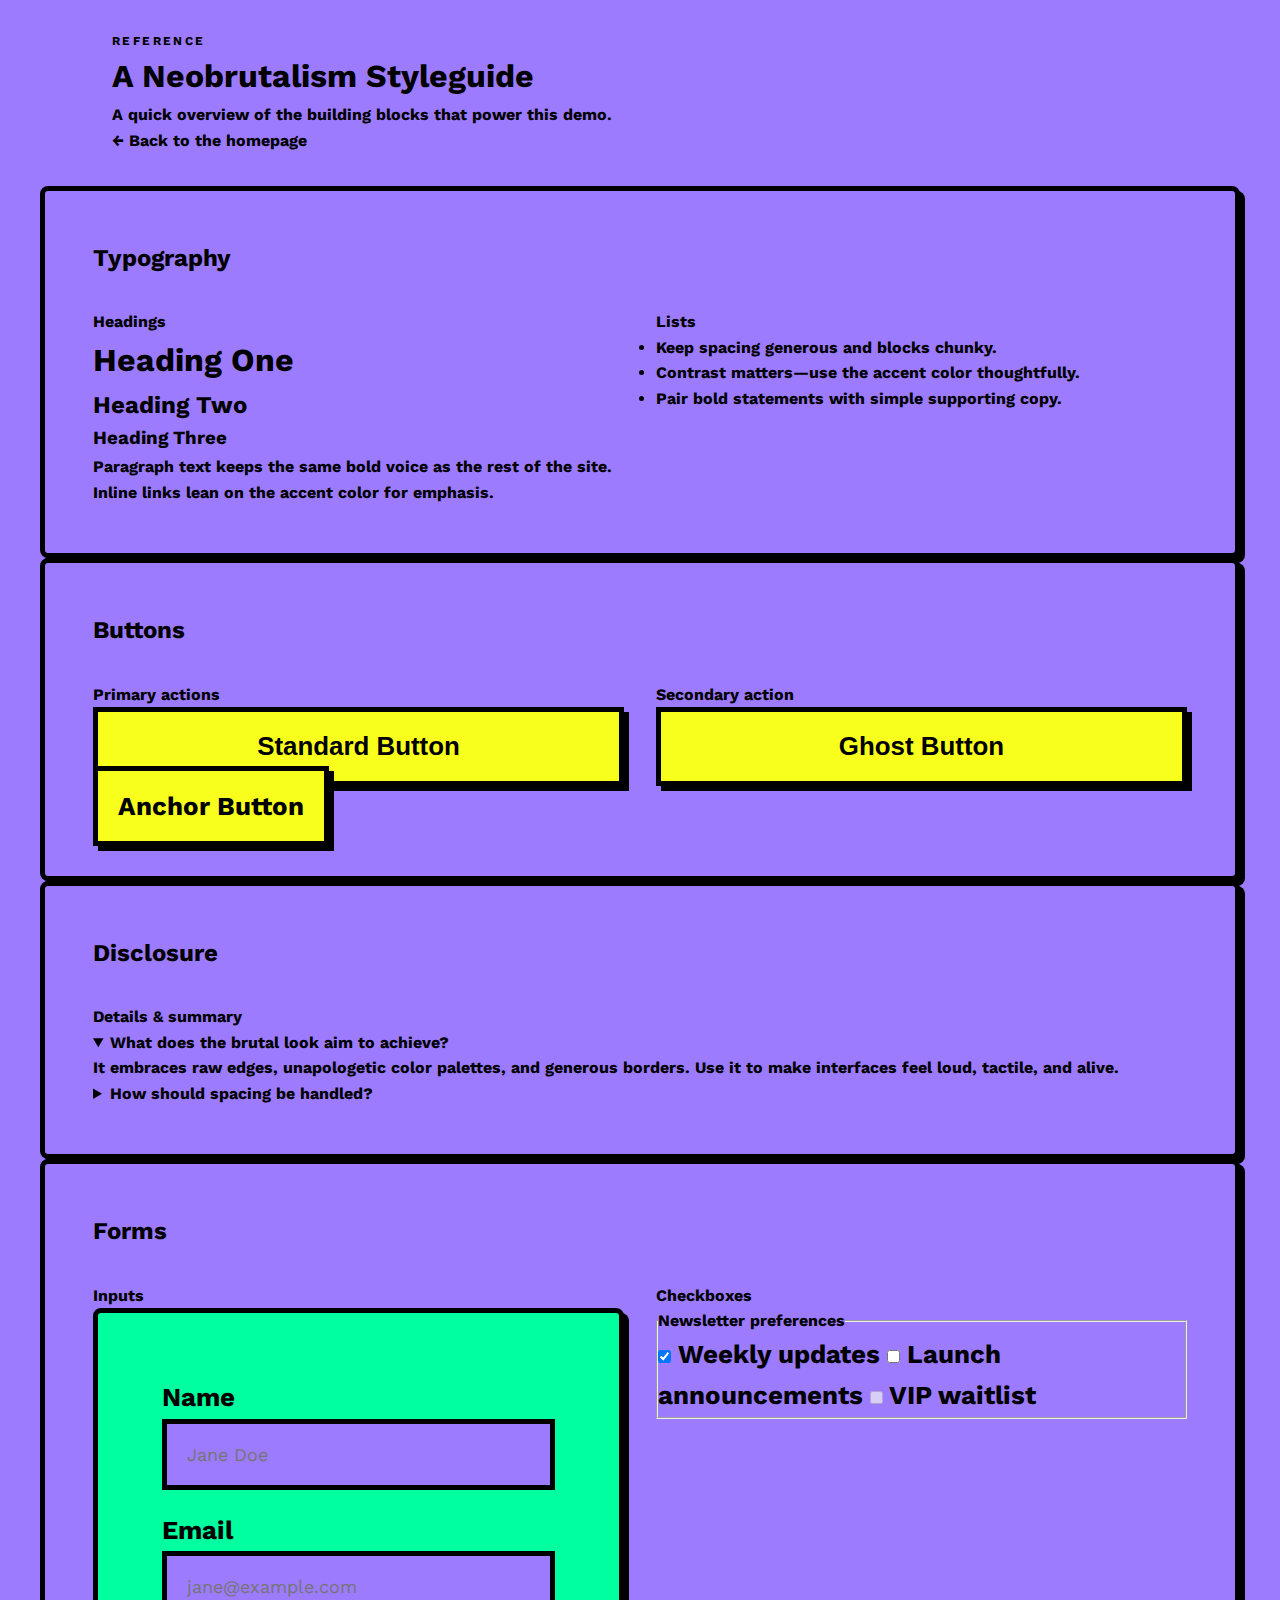
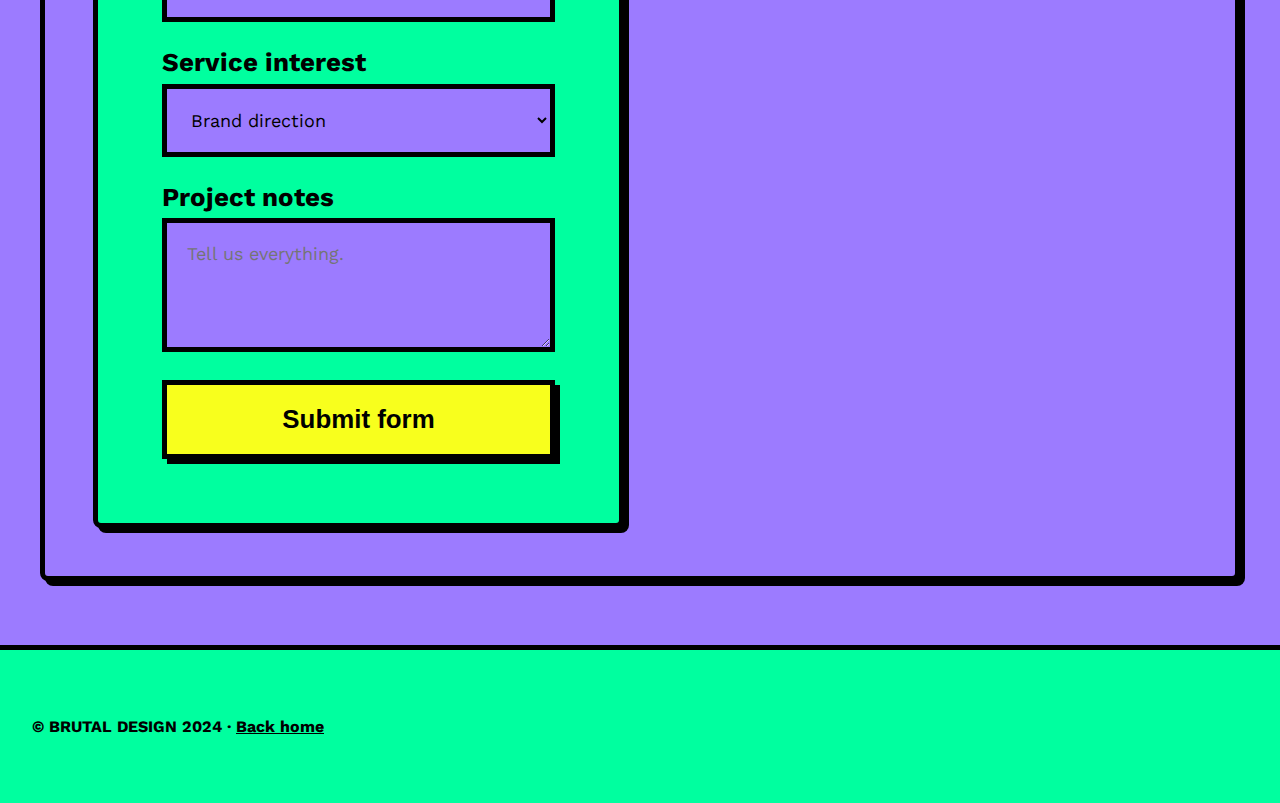
<file: styleguide.html>
<!DOCTYPE html>
<html lang="en">
<head>
    <meta charset="UTF-8">
    <meta name="viewport" content="width=device-width, initial-scale=1.0, user-scalable=no">
    <link rel="stylesheet" href="style.css">
    <link rel="stylesheet" href="https://s.w.org/wp-includes/css/dashicons.css">
    <title>Styleguide · A Neobrutalism Demo</title>
</head>
<body class="styleguide-page">
    <header class="styleguide-header">
        <div class="wrapper full">
            <div class="styleguide-header-inner">
                <div>
                    <p class="eyebrow">REFERENCE</p>
                    <h1>A Neobrutalism Styleguide</h1>
                    <p class="lede">A quick overview of the building blocks that power this demo.</p>
                </div>
                <a class="back-home brutal-link" href="index.html">← Back to the homepage</a>
            </div>
        </div>
    </header>

    <main class="styleguide-main wrapper">
        <section class="styleguide-section">
            <h2>Typography</h2>
            <div class="component-grid">
                <article class="component-card">
                    <p class="component-label">Headings</p>
                    <h1>Heading One</h1>
                    <h2>Heading Two</h2>
                    <h3>Heading Three</h3>
                    <p>Paragraph text keeps the same bold voice as the rest of the site. <a href="#" class="inline-link">Inline links</a> lean on the accent color for emphasis.</p>
                </article>
                <article class="component-card">
                    <p class="component-label">Lists</p>
                    <ul>
                        <li>Keep spacing generous and blocks chunky.</li>
                        <li>Contrast matters—use the accent color thoughtfully.</li>
                        <li>Pair bold statements with simple supporting copy.</li>
                    </ul>
                </article>
            </div>
        </section>

        <section class="styleguide-section">
            <h2>Buttons</h2>
            <div class="component-grid">
                <article class="component-card">
                    <p class="component-label">Primary actions</p>
                    <button type="button" class="brutal-button">Standard Button</button>
                    <a href="#" class="brutal-button as-link">Anchor Button</a>
                </article>
                <article class="component-card">
                    <p class="component-label">Secondary action</p>
                    <button type="button" class="brutal-button outline">Ghost Button</button>
                </article>
            </div>
        </section>

        <section class="styleguide-section">
            <h2>Disclosure</h2>
            <div class="component-grid">
                <article class="component-card">
                    <p class="component-label">Details &amp; summary</p>
                    <details open class="brutal-details">
                        <summary>What does the brutal look aim to achieve?</summary>
                        <p>It embraces raw edges, unapologetic color palettes, and generous borders. Use it to make interfaces feel loud, tactile, and alive.</p>
                    </details>
                    <details class="brutal-details">
                        <summary>How should spacing be handled?</summary>
                        <p>Lean into oversized padding and obvious grid systems. The generous breathing room helps each block feel intentional.</p>
                    </details>
                </article>
            </div>
        </section>

        <section class="styleguide-section">
            <h2>Forms</h2>
            <div class="component-grid">
                <article class="component-card">
                    <p class="component-label">Inputs</p>
                    <form class="styleguide-form">
                        <label for="sg-name">Name</label>
                        <input id="sg-name" class="brutal-input" type="text" placeholder="Jane Doe">

                        <label for="sg-email">Email</label>
                        <input id="sg-email" class="brutal-input" type="email" placeholder="jane@example.com">

                        <label for="sg-services">Service interest</label>
                        <select id="sg-services" class="brutal-input">
                            <option>Brand direction</option>
                            <option>UI overhaul</option>
                            <option>Experimental prototype</option>
                        </select>

                        <label for="sg-notes">Project notes</label>
                        <textarea id="sg-notes" class="brutal-input" rows="4" placeholder="Tell us everything."></textarea>

                        <button type="submit" class="brutal-button">Submit form</button>
                    </form>
                </article>

                <article class="component-card">
                    <p class="component-label">Checkboxes</p>
                    <fieldset class="styleguide-form">
                        <legend class="sr-only">Newsletter preferences</legend>
                        <label class="brutal-checkbox">
                            <input type="checkbox" checked>
                            Weekly updates
                        </label>
                        <label class="brutal-checkbox">
                            <input type="checkbox">
                            Launch announcements
                        </label>
                        <label class="brutal-checkbox">
                            <input type="checkbox" disabled>
                            VIP waitlist
                        </label>
                    </fieldset>
                </article>
            </div>
        </section>
    </main>

    <footer class="brutal-footer styleguide-footer">
        <div class="footer-bottom">
            <p>© BRUTAL DESIGN 2024 · <a href="index.html">Back home</a></p>
        </div>
    </footer>
</body>
</html>
</file>
<file: style.css>
@import url('https://fonts.googleapis.com/css2?family=Work+Sans:ital,wght@0,100..900;1,100..900&display=swap');
/* OBS - @import must be the first rule in CSS file */

* {
    margin: 0;
    padding: 0;
    box-sizing: border-box;
}

img {
    max-width: 100%;
    display: block;
}

a {
    color: inherit;
    text-decoration: none;
}

.screen-reader-text {
    position: absolute;
    width: 1px;
    height: 1px;
    padding: 0;
    margin: -1px;
    overflow: hidden;
    clip: rect(0, 0, 0, 0);
    white-space: nowrap;
    border: 0;
}


:root {
    --c-text: #000;
    --c-bg: #fff;
    /*
    --c-text: #fff;
    --c-bg: #000;
    */
    /*
    --ff: 'Courier New', Courier, monospace; // 'Times New Roman', Times, serif, monospace; (use times new roman for a brutalism demo)
    */
    --ff: "Work Sans", serif;


    --c-bg: #9c7bff;
    --c-bg-alt: #00ff9f;
    --c-accent: #f8ff1d;
    --border-style: solid;
    --border-color: black;
    --border-width: 5px;
    --border-radius: 8px;
    /* --border-radius: 0px; */
    --box-shadow: 5px 5px black;


}


body.dark-mode {
    --c-bg: #0f172a;
    --c-bg-alt: #1f2937;
    --c-text: #f9fafb;
    --border-color: #f9fafb;
    --box-shadow: 5px 5px 0 #f9fafb;
    color-scheme: dark;
}



body {
    background: var(--c-bg);
    font-family: var(--ff);
    font-weight: bold;
    /*
    color: var(--c-bg);
    color: black;
    */
    color: var(--c-text);    
    line-height: 1.6;
}


header {

    background-color: var(--c-bg);
    /* background-color: var(--c-text); */
    /*  border-bottom: 1px solid var(--c-text);*/
    /* */
    /*
    padding-inline: 3em;
    padding-inline: 6em;
    */
    padding-block: 6em;
    padding-block: 2em;
    padding-inline: clamp(2rem, 5vw, 4rem);



    .inner {
        display: flex;
        justify-content: space-between;
        align-items: center;
        gap: 2.5em;
        flex-wrap: wrap; /* PRECAUTION */
        position: relative;

    }



}

header .wrapper.full {
    padding-inline: clamp(1rem, 4vw, 3rem);
}

/*
 * VIDEO
 */

.video-section {
    background-color: var(--c-bg);
    color: var(--c-text);
}

.video-content {
    display: grid;
    grid-template-columns: repeat(2, minmax(0, 1fr));
    gap: 4em;
    align-items: center;
}

.video-copy {
    display: grid;
    gap: 1.5em;
    font-size: clamp(1rem, 2.5vw, 1.5rem);
    text-transform: uppercase;
}

.video-frame {
    position: relative;
    background-color: var(--c-bg-alt);
    border: var(--border-width) var(--border-style) var(--border-color);
    border-radius: var(--border-radius);
    box-shadow: var(--box-shadow);
    overflow: hidden;
}

.video-frame::after {
    content: "";
    position: absolute;
    inset: 12px;
    border: 2px dashed var(--border-color);
    pointer-events: none;
    opacity: 0.3;
}

.video-frame iframe {
    display: block;
    width: 100%;
    aspect-ratio: 16 / 9;
    border: 0;
}

@media (max-width: 900px) {
    .video-content {
        grid-template-columns: 1fr;
    }

    .video-copy {
        text-align: center;
    }
}


@media (max-width: 768px) {
    header {
        position: sticky;
        top: 0;
        z-index: 10;
    }

    body {
        scroll-snap-type: none;
        overflow: auto;
    }

    .snap-container {
        height: auto;
        padding-top: 0;
        overflow: visible;
        scroll-snap-type: none;
    }
}




img.logo {
    width: 240px;
    margin-right: auto;

}



nav.nav {
    display: flex;
    gap: 2em;
    flex-wrap: wrap; /* PRECAUTION */
    /*  background-color: var(--c-text); */
    /* border: 1px solid var(--c-text); */
}

nav.nav a {
    /*  */ text-decoration: none;
    /* add this to: how to make any siote trend=brutalis! */

    font-size: 24px;
    font-size: 20px;

    font-weight: bold;
    padding: 0.5em 1em;
    background-color: var(--c-bg);
    background-color: var(--c-bg-alt);
    /* */ color: var(--c-text);

    box-shadow: var(--box-shadow);

    border: var(--border-width) var(--border-style) var(--border-color);

    /* border-radius: var(--border-radius); */
    border-radius: 100vh;


    transition: transform 0.2s;
}

nav.nav a:hover {
    transform: translate(-5px, -5px);
    box-shadow: 5px 5px 0 var(--border-color);
}

.theme-toggle {
    display: flex;
    align-items: center;
}

.nav-toggle {
    display: none;
    flex-direction: column;
    gap: 6px;
    border: var(--border-width) var(--border-style) var(--border-color);
    background: var(--c-bg-alt);
    padding: 0.75em;
    border-radius: 12px;
    box-shadow: var(--box-shadow);
    cursor: pointer;
}

.nav-toggle__bar {
    width: 24px;
    height: 3px;
    background: var(--c-text);
    display: block;
}

.nav-group {
    display: flex;
    align-items: center;
    gap: 2em;
}



@media (max-width: 1024px) {

    header .inner {
        flex-wrap: nowrap;
        gap: 1.5em;
    }

    .nav-toggle {
        display: inline-flex;
    }
    /*
    .header-search {
        display: none;
    }
    */
    .nav-group {
        position: absolute;
        top: calc(100% + 1rem);
        right: 0;
        display: none;
        flex-direction: column;
        align-items: stretch;
        gap: 1em;
        background: var(--c-bg);
        padding: 1.5em;
        border: var(--border-width) var(--border-style) var(--border-color);
        box-shadow: var(--box-shadow);
        border-radius: 20px;
        min-width: min(260px, 80vw);
        z-index: 20;
    }

    .nav-group.open {
        display: flex;
    }

    nav.nav {
        flex-direction: column;
        gap: 1em;
    }

    nav.nav a {
        display: block;
        width: 100%;
        text-align: center;
    }

    .theme-toggle {
        order: 3;
        margin-left: auto;
    }

    .nav-toggle {
        order: 4;
        margin-left: 0;
    }
}


@media (max-width: 768px) {
    /*
    .header-search {
        display: none;
    }
    */

}

@media (max-width: 600px) {
    header .inner {
        gap: 0.75rem;
    }

    img.logo {
        width: clamp(150px, 45vw, 200px);
    }
}




section {
    /* border: 2px solid black;  */
    background-color: var(--c-bg);
    color: var(--c-text);

    /* padding-inline: 3em; */ /* THIS SI NOW I THE WRAPPER CLASS INSTEAD */ 
    /* padding-inline: 6em; */
    /* padding-block: 3em;*/
    padding-block: 6em;

}




.wrapper {
    max-width: 1200px;
    margin: 0 auto;


    &.full {
        max-width: unset;
        max-width: 1920px;
        padding-inline: 6em;
    }

}





.hero {
    /* padding: 80px 20px; */
    /* border: 5px solid #000; */
    /* margin: 20px; */
    /* background: #ff0000; */
    /* background: #212121; */
    background-color: var(--c-bg);
    background-image:
        linear-gradient(rgba(255, 255, 255, 0.85), rgba(255, 255, 255, 0.85)),
        url('img/hero-bg.svg');
    background-repeat: no-repeat;
    background-size: cover;
    background-position: center;
    color: var(--c-text);


    /*
    padding-inline: 3em;
    padding-inline: 6em;
    */
    /* padding-block: 3em;*/
    padding-block: 6em;
    /* 
    height: calc(100dvh - 310px); */
    height: calc(100dvh - 182px);
    padding-top: 310px;   /* vs --header-heght */

    /*  border: 12px solid red; */

    h1 {
        /*  font-size: 72px;*/
        font-size: clamp(50px, 5vw, 144px);
        font-size: clamp(50px, 9vw, 144px);
        font-size: clamp(64px, 9vw, 144px);
        line-height: 1;
        margin-bottom: 20px;
        text-transform: uppercase;
    }

    p {
        font-size: 24px;
        font-size: clamp(20px, 4vw, 32px);
        font-size: clamp(16px, 2vw, 28px);
        animation: glitch 1s infinite;
    }


}

.theme-toggle__button {
    display: inline-flex;
    align-items: center;
    justify-content: center;
    gap: 0.25em;
    padding: 0.5em 0.75em;
    border: var(--border-width) var(--border-style) var(--border-color);
    border-radius: 999px;
    background: var(--c-bg-alt);
    color: var(--c-text);
    box-shadow: var(--box-shadow);
    cursor: pointer;
    transition: transform 0.2s ease, box-shadow 0.2s ease, background-color 0.2s ease;
}

.theme-toggle__button:hover {
    transform: translate(-5px, -5px);
    box-shadow: 5px 5px 0 var(--border-color);
}

.theme-toggle__button:focus-visible {
    outline: 3px solid var(--c-accent);
    outline-offset: 4px;
}

.theme-toggle__icon {
    font-size: 24px;
    line-height: 1;
    transition: opacity 0.2s ease, transform 0.2s ease;
}

.theme-toggle__icon--sun {
    opacity: 1;
    transform: scale(1);
}

.theme-toggle__icon--moon {
    opacity: 0;
    transform: scale(0.6) rotate(-45deg);
}

.dark-mode .theme-toggle__icon--sun {
    opacity: 0;
    transform: scale(0.6) rotate(45deg);
}

.dark-mode .theme-toggle__icon--moon {
    opacity: 1;
    transform: scale(1) rotate(0deg);
}

.dark-mode .theme-toggle__button {
    background: var(--c-bg);
    color: var(--c-text);
}









.grid___NOT_LEGACY {
    display: grid;
    grid-template-columns: repeat(2, 1fr);
    gap: 20px;
    /* margin: 20px; */
}

.grid-item___NOT_LEGACY {
    border: 3px solid #000;
    padding: 20px;
    font-size: 24px;
    /* background: #ffff00; */ /* VERY NICE PALE YELOW , VERY NEOBRUTALIST, THOUGH */
    background-color: var(--c-bg);
    color: var(--c-text);
}

.cta___NOT_LEGACY {
    background: #0000ff;
    color: #fff;
    padding: 20px;
    text-align: center;
    /* margin: 20px; */
    border: 5px solid #000;
    /* cursor: pointer; */

    border-top: 1px solid var(--c-text);
    background-color: var(--c-bg);
    color: var(--c-text);
    
    padding-inline: 3em;
    /* padding-inline: 6em; */
    /* padding-block: 3em;*/
    /* padding-block: 6em; */
    
    
    a {


    }


}







#gallery {
    background: var(--c-bg-alt);

 } 


/*
 * GALLERY 
 */

.gallery {
    /* background: var(--c-bg-alt); */

    display: grid;
    grid-template-columns: repeat(3, 1fr);
    /* gap: 6em; */
    gap: 3em;

    /*
    padding-inline: 6em; 
    */
    /* padding-block: 3em;*/
    /* padding-block: 6em; *
    
    /*
    transform: rotate(-1deg); */
     /* COOL */

} /* gallery */

    .gallery-item {
        overflow: hidden; /* ??? */
        /* padding: 4em; */
        background-color: var(--c-bg-alt); /* AS FOUC PLACEHOLDER */
        /* */ color: var(--c-text); 
        box-shadow: var(--box-shadow);
        border: var(--border-width) var(--border-style) var(--border-color); 
        border-radius: var(--border-radius);

        img {
            width: 100%;
            height: 100%;
            object-fit: cover;
            transition: transform 0.3s;

            &:hover {
                transform: scale(1.1);
            }
        }

        &.large {
            grid-column: span 2;
            grid-row: span 2;
        }

    }


@media (max-width: 768px) {


    .gallery {
        grid-template-columns: repeat(2, 1fr);
        gap: 2em;
    }

}







.glitch-section {
    /* padding: 100px 20px; */
    /* background: var(--secondary-color); */

    background-color: var(--c-bg);
    color: var(--c-text);
    
    
    position: relative;
    overflow: hidden;
}

.glitch {
    position: relative;
    font-size: 80px;
    line-height: 1em;
    animation: glitch 1s infinite;
}

@media (max-width: 600px) {
    .glitch,
    section h2 {
        font-size: clamp(2.25rem, 10vw, 3.25rem);
    }

    .about-content h2,
    .contact-info h2 {
        font-size: clamp(2rem, 9vw, 3rem);
    }
}


@keyframes glitch {
    2%, 64% { transform: translate(2px,0) skew(0deg); }
    4%, 60% { transform: translate(-2px,0) skew(0deg); }
    62% { transform: translate(0,0) skew(5deg); }
}




.brutal-form {
    /* padding: 40px; */
    
    /* margin: 20px; */

    /*
    background: var(--primary-color);
    border: 5px solid var(--text-color);
    */

    background-color: var(--c-bg);
    color: var(--c-text);

    /* border: 5px solid var(--c-text); */
}


form {
    /*
    --c-bg-alt: #00ff9f;
    --c-accent: #f8ff1d;
    --border-style: solid;
    --border-color: black;
    --border-width: 5px;
    --border-radius: 8px;

    */
    /* --border-radius: 0px; */
    /* background-color: var(--c-bg); */
    background-color: var(--c-bg-alt);
    /* color: var(--c-text); */

    box-shadow: var(--box-shadow);

    border: var(--border-width) var(--border-style) var(--border-color); 

    border-radius: var(--border-radius);


    padding: 2em;
    padding: 4em;

}



label {
    font-size: 1em;
    font-size: 1.618em;
}



.brutal-input {
    width: 100%;
    padding: 20px;
    margin-bottom: 20px;
    /* border: 3px solid var(--text-color); */
    font-family: inherit;
    font-size: 18px;
    background-color: var(--c-bg);
    color: var(--c-text);

    /*
    border: 1px solid var(--c-text);
    */
    border: var(--border-width) var(--border-style) var(--border-color); 

}

.brutal-button {
    width: 100%;
    padding: 20px;
    background-color: var(--c-accent);
    /* border: 3px solid var(--c-text); */
    border: var(--border-width) var(--border-style) var(--border-color); 
    box-shadow: var(--box-shadow);
    
    color: var(--c-text);
    /* font-size: 24px; */
    font-size: 1.618em;
    font-weight: bold;
    cursor: pointer;
    transition: transform 0.2s;

    &:hover {
        transform: translate(-5px, -5px);
        box-shadow: 5px 5px 0 var(--text-color); /* !!! */
    }
    
    
}











/*
.main {
    text-align: center;
}
*/

marquee /* ,
.marq */ {
    /*
    padding-top: 30px;
    padding-bottom: 30px;
    */
    padding-inline: 3em;
    padding-inline: 6em;
    /* padding-block: 3em;*/
    padding-block: 6em;


    /* background-color: var(--c-bg); */
    background-color: var(--c-bg-alt);
    /* color: var(--c-text); */
    color: var(--c-accent);
    

}

    .geek1 {
        font-size: 54px;
        font-size: 2.618em; /* & 4.236em & 6.854 */
        font-size: 4.236em; 
        font-size: 6.854em; 
        font-weight: bold;
        /* color: white; */
        line-height: 1;
        
    }

    .geek2 {
        font-size: 36px;
        font-size: 1.618em;
        font-weight: bold;
        color: white;
        color: var(--c-bg-alt);
        color: var(--c-bg);
    }






.brutal-footer {
    /* border-top: 1px solid var(--c-text); */
    background-color: var(--c-bg);
    color: var(--c-text);
    
    /* padding-inline: 3em; */ 
    padding-inline: 6em; 
    /* padding-block: 3em;*/
    /* padding-block: 6em; */
}


.footer-grid {
    display: grid;
    grid-template-columns: repeat(auto-fit, minmax(200px, 1fr));
    gap: 40px;

    /* padding-block: 6em; */
    padding-block: 4em;
}

.footer-item a {
    display: block;
    /* color: var(--background-color); */
    /* text-decoration: none; */
    margin: 10px 0;


    color: var(--c-text);
}

.footer-bottom {
    /* border-top: 1px solid var(--c-text); */
    padding-block: 2em;
    display: flex;
    flex-wrap: wrap;
    align-items: center;
    justify-content: space-between;
    gap: 1em;
}

.footer-bottom a {
    font-weight: bold;
    text-decoration: underline;
}








/*
 * STAFF 
 */

.staff-section {
    padding: 4rem 2rem;
    background: var(--c-bg);
}

.staff-grid {
    display: grid;
    grid-template-columns: repeat(auto-fit, minmax(300px, 1fr));
    /* gap: 2rem; */
    /* gap: 4em; */
    gap: 3em; /* VARIABLE FOR GRID GAP */
    /*
    max-width: 1200px;
    margin: 0 auto;
    */
}

.staff-card {
    position: relative;
    background: var(--c-bg-alt);
    border: var(--border-width) var(--border-style) var(--border-color);
    border-radius: var(--border-radius);
    padding: 2rem;
    transition: transform 0.2s ease;
    box-shadow: var(--box-shadow);

    &hover {
        transform: translate(-5px, -5px);
        box-shadow: 10px 10px var(--border-color);
    }

} /* staff-card */



    .staff-image {
        width: 100%;
        aspect-ratio: 1;
        object-fit: cover;
        border: var(--border-width) var(--border-style) var(--border-color);
        border-radius: var(--border-radius);
        margin-bottom: 1rem;
    }

    .staff-name {
        font-size: 1.618em;
        font-weight: 800;
        margin-bottom: 0.5rem;
        color: var(--c-text);
    }

    .staff-role {
        font-size: 1em;
        font-weight: 600;
        color: var(--c-text);
        background: var(--c-accent);
        padding: 0.5rem;
        display: inline-block;
        transform:
    }

    .staff-email {
        display: inline-block;
        margin-top: 1rem;
        font-weight: 600;
        color: var(--c-link);
        text-decoration: none;
        word-break: break-all;

        &:hover,
        &:focus {
            text-decoration: underline;
        }      

    }



    .staff-socials {
        display: flex;
        flex-wrap: wrap;
        gap: 0.5rem;
        margin-top: 1rem;
    }

    .staff-socials a {
        display: inline-flex;
        align-items: center;
        justify-content: center;
        font-size: 0.875rem;
        font-weight: 700;
        padding: 0.4rem 0.75rem;
        border: var(--border-width) var(--border-style) var(--border-color);
        border-radius: var(--border-radius);
        background: var(--c-bg);
        color: var(--c-text);
        text-decoration: none;
        transition: transform 0.2s ease;
        
        &:hover,
        &:focus {
            transform: translate(-2px, -2px);
            box-shadow: 4px 4px var(--border-color);
        }

    }








/*
 * FOUNDER MESSAGE
 */

.founder-section {
    padding: 6rem 2rem;
    background: var(--c-bg-alt);
}

.founder-grid {
    display: grid;
    grid-template-columns: minmax(0, 1.6fr) minmax(0, 1fr);
    gap: 4rem;
    gap: 3rem;
    align-items: stretch;
}

.founder-message {
    background: var(--c-bg);
    border: var(--border-width) var(--border-style) var(--border-color);
    border-radius: var(--border-radius);
    box-shadow: var(--box-shadow);
    padding: 3rem;
    display: grid;
    gap: 1.5rem;
    text-transform: none;
}

.founder-message h2 {
    font-size: clamp(2.4rem, 5vw, 3.8rem);
    line-height: 1.1;
    text-transform: uppercase;
}

.founder-message p {
    font-size: 1.05rem;
    max-width: 60ch;
}

.section-label {
    font-size: 0.9rem;
    letter-spacing: 0.25em;
    text-transform: uppercase;
}

.founder-pillars {
    list-style: none;
    display: grid;
    gap: 0.75rem;
    padding: 0;
    margin: 1.5rem 0 0;
}

.founder-pillars li {
    display: grid;
    grid-template-columns: auto 1fr;
    align-items: center;
    gap: 1rem;
    font-size: 1rem;
}

.founder-pillars span {
    font-size: 1.25rem;
    color: var(--c-accent);
}

.founder-signoff {
    margin-top: 1.5rem;
    display: grid;
    gap: 0.25rem;
    text-transform: uppercase;
}

.signoff-name {
    font-size: 1.25rem;
    font-weight: 800;
}

.signoff-title {
    font-size: 0.9rem;
    letter-spacing: 0.15em;
}

.founder-visual {
    position: relative;
    display: flex;
    align-items: center;
    justify-content: center;
}

.manifesto-card {
    background: var(--c-bg);
    border: var(--border-width) var(--border-style) var(--border-color);
    border-radius: calc(var(--border-radius) * 1.5);
    box-shadow: var(--box-shadow);
    padding: 3rem 2.5rem;
    display: grid;
    gap: 1.25rem;
    text-align: left;
    max-width: 380px;
    transform: rotate(-2deg);
}

.manifesto-title {
    font-size: 0.85rem;
    letter-spacing: 0.3em;
    text-transform: uppercase;
}

.manifesto-body {
    font-size: 1.5rem;
    line-height: 1.3;
    text-transform: uppercase;
}

.manifesto-footer {
    font-size: 0.85rem;
    letter-spacing: 0.2em;
    text-transform: uppercase;
}

@media (max-width: 1024px) {
    .founder-grid {
        grid-template-columns: 1fr;
    }

    .founder-visual {
        order: -1;
    }

    .manifesto-card {
        transform: none;
    }
}

@media (max-width: 640px) {
    .founder-message {
        padding: 2.25rem;
    }

    .founder-message h2 {
        font-size: clamp(2rem, 8vw, 3rem);
    }
}










/*
 * SERVICES
 */

.services-section {
    padding: 4rem 2rem;
    background: var(--c-bg);
}

.services-grid {
    display: grid;
    grid-template-columns: repeat(auto-fit, minmax(300px, 1fr));
    gap: 4em;
}

.service-card {
    background: var(--c-bg-alt);
    border: var(--border-width) var(--border-style) var(--border-color);
    border-radius: var(--border-radius);
    padding: 2rem;
    box-shadow: var(--box-shadow);
    transition: transform 0.2s ease;
}

.service-icon {
    display: inline-flex;
    align-items: center;
    justify-content: center;
    font-size: 9rem;
    margin-bottom: 1rem;
    color: var(--c-accent);
}

.service-card:hover {
    transform: translate(-5px, -5px);
    box-shadow: 10px 10px var(--border-color);
}

.service-title {
    font-size: 1.618em;
    font-weight: 800;
    margin-bottom: 1rem;
    color: var(--c-text);
}

.service-desc {
    font-size: 1em;
    color: var(--c-text);
}

.products-section {
    padding: 4rem 2rem;
    background: var(--c-bg);
}

.product-categories {
    display: flex;
    flex-wrap: wrap;
    gap: 1rem;
    margin: 2rem 0 3rem;
}

.product-chip {
    font: inherit;
    font-weight: 700;
    text-transform: uppercase;
    padding: 0.75rem 1.5rem;
    border: var(--border-width) var(--border-style) var(--border-color);
    border-radius: 100vmax;
    background: var(--c-bg-alt);
    color: var(--c-text);
    box-shadow: var(--box-shadow);
    transition: transform 0.2s ease;
    cursor: pointer;
}

.product-chip:hover,
.product-chip:focus {
    transform: translate(-4px, -4px);
    box-shadow: 8px 8px var(--border-color);
}






.products-grid {
    display: grid;
    gap: 3rem;
    grid-template-columns: repeat(auto-fit, minmax(280px, 1fr));
}

.product-card {
    background: var(--c-bg-alt);
    border: var(--border-width) var(--border-style) var(--border-color);
    border-radius: var(--border-radius);
    padding: 2.5rem 2rem;
    box-shadow: var(--box-shadow);
    display: flex;
    flex-direction: column;
    gap: 1.5rem;
}

.product-card__header {
    display: flex;
    justify-content: space-between;
    align-items: baseline;
    gap: 1rem;
    font-size: 0.875rem;
    text-transform: uppercase;
    letter-spacing: 0.08em;
}

.product-category {
    padding: 0.35rem 0.75rem;
    border: var(--border-width) var(--border-style) var(--border-color);
    border-radius: 100vmax;
    /* background: var(--c-bg); */
}

.product-price {
    font-size: 1.25rem;
    font-weight: 800;
    color: var(--c-text);
}

.product-title {
    font-size: 1.618em;
    line-height: 1.1;
}

.product-desc {
    font-size: 1rem;
    line-height: 1.5;
}

.product-includes {
    display: grid;
    gap: 0.5rem;
    padding-left: 1.25rem;
    font-size: 0.95rem;
}

.product-includes li::marker {
    color: var(--c-text);
}





/*
 * CONTACT 
 */    

    .contact-section {
        padding: 4rem 2rem;
        background: var(--c-bg);
    }
    
    .contact-grid {
        display: grid;
        grid-template-columns: 1fr 1fr;
        gap: 2rem;
        gap: 4em;
        /*
        max-width: 1200px;
        margin: 0 auto;
        */
    }
    
    .map-container {
        border: var(--border-width) var(--border-style) var(--border-color);
        border-radius: var(--border-radius);
        overflow: hidden;
        box-shadow: var(--box-shadow);
        background-color: var(--c-bg-alt); /* AS FOUC PLACEHOLDER */

        iframe {
            height: 100%;
        }

    }
    
    .contact-info {
        padding: 2rem;
        background: var(--c-bg-alt);
        border: var(--border-width) var(--border-style) var(--border-color);
        border-radius: var(--border-radius);
        box-shadow: var(--box-shadow);
    }
    
    .contact-info h2 {
        font-size: 2.618em;
        margin-bottom: 2rem;
        color: var(--c-text);
    }
    
    .info-item {
        margin-bottom: 2rem;
    }
    
    .info-item h3 {
        font-size: 1.618em;
        margin-bottom: 0.5rem;
        color: var(--c-text);
        background: var(--c-accent);
        display: inline-block;
        padding: 0.25rem 0.5rem;
        transform: rotate(-2deg);
    }
    
    .social-links {
        display: flex;
        gap: 1rem;
        margin-top: 2rem;

        flex-wrap: wrap;
    }
    
    .social-link {
        padding: 0.5rem 1rem;
        background: var(--c-bg);
        border: var(--border-width) var(--border-style) var(--border-color);
        border-radius: var(--border-radius);
        color: var(--c-text);
        text-decoration: none;
        font-weight: bold;
        transition: transform 0.2s ease;
    }
    
    .social-link:hover {
        transform: translate(-2px, -2px);
        box-shadow: 4px 4px var(--border-color);
    }
    
    @media (max-width: 768px) {
        .contact-grid {
            grid-template-columns: 1fr;
        }
    }






    hgroup {
        /* border: 3px solid red;  */

        h2 {
            text-align:center; /* TEMP, UNTIL FLEX OF THE HGROUP */

        }

        p { /* aka ".newsletter-text" */
            font-size: 1.618em;
            margin: 2rem 0;
            font-weight: 700;


            text-align:center; /* TEMP, UNTIL FLEX OF THE HGROUP */
        }



    } /* hgroup */






/*
 * NEWSLETTER 
 */

    .newsletter-section {
        padding: 6rem 2rem;
        background: var(--c-bg-alt);
        position: relative;
        overflow: hidden;
    }
    



    .newsletter-container {
        max-width: 800px;
        margin: 0 auto;
        text-align: center;
    }
    

    /*
    .newsletter-text {
        font-size: 1.618em;
        margin: 2rem 0;
        font-weight: 700;
    }
    */

    .newsletter-form {
        background: var(--c-bg);
        padding: 2rem;
        border: var(--border-width) var(--border-style) var(--border-color);
        border-radius: var(--border-radius);
        box-shadow: var(--box-shadow);
    }
    
    .input-group {
        display: flex;
        gap: 1rem;
        margin-bottom: 1rem;

        input {
            flex: 1;
            padding: 1rem;
            border: var(--border-width) var(--border-style) var(--border-color);
            border-radius: var(--border-radius);
            font-family: var(--ff);
            font-size: 1em;
            font-weight: 600;
        }

        button {
            padding: 1rem 2rem;
            background: var(--c-accent);
            border: var(--border-width) var(--border-style) var(--border-color);
            border-radius: var(--border-radius);
            font-family: var(--ff);
            font-weight: 700;
            cursor: pointer;
            transition: transform 0.2s ease;

            &:hover {
                transform: translate(-2px, -2px);
                box-shadow: 4px 4px var(--border-color);
            }
      
        } 

 
    } /* input-group */

    
    

    .newsletter-disclaimer {
        font-size: 0.8em;
        opacity: 0.8;
        font-weight: 600;
    }
    
    @media (max-width: 768px) {
        .input-group {
            flex-direction: column;
        }
    }










/*
 * ABOUT 
 */
 
 

    .about-section {
        padding: 6rem 2rem;
        background: var(--c-bg);
        /* overflow: hidden; */
    }
    
    .about-grid {
        display: grid;
        grid-template-columns: 1fr 1fr;
        gap: 4rem;
        /*
        max-width: 1200px;
        margin: 0 auto;
        */
    }
    
    .founder-image {
        position: relative;
        border: var(--border-width) var(--border-style) var(--border-color);
        border-radius: var(--border-radius);
        transform: rotate(-2deg);
        overflow: hidden;
        box-shadow: var(--box-shadow);
    }
    
    .founder-image img {
        width: 100%;
        height: 100%;
        object-fit: cover;
        transform: rotate(2deg) scale(1.1);
    }
    
    .image-overlay {
        position: absolute;
        top: 0;
        left: 0;
        right: 0;
        bottom: 0;
        background: var(--c-accent);
        mix-blend-mode: multiply;
        opacity: 0.3;
    }
    
    .about-content {
        padding: 2rem;
    }
    
    .about-content h2 {
        font-size: 4.236em;
        margin-bottom: 2rem;
        color: var(--c-text);
    }
    
    blockquote {
        font-size: 2.618em;
        line-height: 1.2;
        font-weight: 800;
        margin: 2rem 0;
        color: var(--c-text);
        background: var(--c-bg-alt);
        padding: 2rem;
        border-left: var(--border-width) var(--border-style) var(--c-accent);
    }
    
    .founder-name {
        font-size: 1.2em;
        font-weight: 600;
        margin-bottom: 2rem;
    }
    
    .stats-grid {
        display: grid;
        grid-template-columns: repeat(3, 1fr);
        gap: 2rem;
        margin-top: 4rem;
    }
    
    /* item vs card, notrealy a card ... */
    .stat-item {
        text-align: center;
        padding: 2rem;
        background: var(--c-bg-alt);
        border: var(--border-width) var(--border-style) var(--border-color);
        border-radius: var(--border-radius);
    }
    
        .stat-number {
            display: block;
            font-size: 2.618em;
            font-weight: 800;
            color: var(--c-text);
        }
        
        .stat-label {
            display: block;
            margin-top: 0.5rem;
            font-weight: 600;
        }
 
    




    @media (max-width: 1024px) {

        .about-grid {
            grid-template-columns: 1fr;
        }
        
    }
    

    @media (max-width: 768px) {
  
        .stats-grid {
            grid-template-columns: 1fr;
        }

    }















    html {
        scroll-behavior: smooth;
        height: 100%;
    }
    
    body {
        height: 100vh;
        /*  margin: 0;*/
        /*  overflow-y: scroll;*/
        overflow: auto;
        scroll-snap-type: y mandatory;
        position: relative;
    }
    
    /*
    .snap-container {
        height: 100vh;
        overflow-y: scroll;
        scroll-snap-type: y mandatory;
    }
    */
    .snap-section {
        /*
        height: 100vh;
        */
        scroll-snap-align: start;
        /* scroll-snap-stop: always; */
        position: relative;
        /*
        
        
        overflow: hidden; - commneted so that hedaer nav dropdown could be shown ... 



        */
    }
    
    /* Optional: Scroll Progress Indicator */
    /*
    .scroll-indicator {
        position: fixed;
        right: 20px;
        top: 50%;
        transform: translateY(-50%);
        display: flex;
        flex-direction: column;
        gap: 10px;
        z-index: 1000;
    }
    
    .scroll-dot {
        width: 10px;
        height: 10px;
        background: var(--c-text);
        border-radius: 50%;
        cursor: pointer;
    }
    
    .scroll-dot.active {
        background: var(--c-accent);
        transform: scale(1.5);
    }
    */


    /*
    @media (max-width: 768px) {
        .snap-section {
            height: auto;
            min-height: 100vh;
        }
    }
    */
/* OBS - THIS COMMENT WASNT BEING APLIED YET TO GITHUB AGES REPO */




    .dot-nav {
        position: fixed;
        right: 2rem;
        top: 50%;
        transform: translateY(-50%);
        z-index: 1000;
        display: flex;
        flex-direction: column;
        gap: 1rem;
    }
    
    .dot {
        width: 12px;
        height: 12px;
        background: var(--c-bg);
        border: 2px solid var(--c-text);
        border-radius: 50%;
        transition: all 0.3s ease;
    }
    
    .dot.active {
        background: var(--c-accent);
        transform: scale(1.5);
    }




    html, body {
        margin: 0;
        padding: 0;
        height: 100%;
    }
    
    .fixed-header {
        /* 
        position: fixed;
        top: 0;
        left: 0;
        right: 0;
        z-index: 1000;
        background: var(--c-bg);
        border-bottom: var(--border-width) var(--border-style) var(--border-color);
        */
    }
    
    .snap-container {
        /* */ height: 100vh; /* VIP - THIS SI MANDATPRY !!! BUT WH YCANT THEY BE AUTO HEGH T?? AH CLAR, ESTOERA EL MASTER  */
        /* padding-top: 80px; */ /* Adjust based on header height */
        padding-top: 310px; /* Adjust based on header height */
        padding-top: 252px;
        overflow-y: scroll;
        scroll-snap-type: y mandatory;
        -webkit-overflow-scrolling: touch;
    }
    
    .snap-section {
        /*  min-height: 100vh;*/
        scroll-snap-align: start;
        scroll-snap-stop: always;
    }
    
    footer {
        position: relative;
        z-index: 1;
        background: var(--c-bg);
    }



















/*
 * TESTIMONIALS
 */

 .testimonials-section {
    padding: 4rem 2rem;
    background: var(--c-bg);
    scroll-snap-align: start;
}

.testimonials-grid {
    display: grid;
    grid-template-columns: repeat(auto-fit, minmax(300px, 1fr));
    /* gap: 2rem; */
    gap: 4em;
    /*
    max-width: 1200px;
    margin: 0 auto;
    */
}

.testimonials-slider {
    display: flex;
    align-items: stretch;
    gap: 1.5rem;
}

.testimonials-viewport {
    flex: 1;
}

.testimonials-track {
    width: 100%;
}

.testimonial-nav {
    display: none;
    align-items: center;
    justify-content: center;
    width: 56px;
    height: 56px;
    border-radius: 50%;
    border: var(--border-width) var(--border-style) var(--border-color);
    background: var(--c-accent);
    color: var(--c-text);
    box-shadow: var(--box-shadow);
    cursor: pointer;
    font-size: 1.5rem;
    line-height: 1;
    transition: transform 0.2s ease;
}

.testimonial-nav:hover:not(:disabled) {
    transform: translate(-5px, -5px);
}

.testimonial-nav:disabled {
    opacity: 0.4;
    cursor: not-allowed;
    transform: none;
}

.testimonial-dots {
    display: none;
}

.testimonial-card {
    position: relative;
    padding: 2rem;
    background: var(--c-bg-alt);
    border: var(--border-width) var(--border-style) var(--border-color);
    border-radius: var(--border-radius);
    box-shadow: var(--box-shadow);
    transition: transform 0.3s ease;

    /* OPTIONAL */
    display: flex;
    flex-direction: column;
    justify-content: space-between;


}

.testimonial-card:hover {
    transform: translate(-5px, -5px);
    box-shadow: 10px 10px var(--border-color);
}

.testimonial-quote {
    font-size: 1.618em;
    margin-bottom: 1.5rem;
    line-height: 1.4;
}

.testimonial-author {
    display: flex;
    align-items: center;
    gap: 1rem;
}

.author-image {
    width: 60px;
    height: 60px;
    border-radius: 50%;
    border: var(--border-width) var(--border-style) var(--border-color);
}

.author-info {
    flex: 1;
}

.author-name {
    font-weight: 800;
    font-size: 1.2em;
}

.author-role {
    font-size: 0.9em;
    color: var(--c-text);
    background: var(--c-accent);
    padding: 0.2em 0.5em;
    display: inline-block;
    transform: rotate(-2deg);
}

/*
 * LOCATIONS
 */

.locations-section {
    padding: 4rem 2rem;
    background: var(--c-bg);
}





.locations-grid {
    display: grid;
    grid-template-columns: repeat(auto-fit, minmax(200px, 1fr));
    /* gap: 2rem; */
    gap: 3rem; /* CREATE CSS CUSTOM PROPERTY GAP DESKTOP FOR EXAMPLE ... or just gap, then have other modifiers for tablet and mobile */
}

.location-card {
    background: var(--c-bg-alt);
    border: var(--border-width) var(--border-style) var(--border-color);
    border-radius: var(--border-radius);
    box-shadow: var(--box-shadow);
    padding: 2rem;
    display: flex;
    flex-direction: column;
    gap: 1rem;
}

.location-image {
    width: 100%;
    aspect-ratio: 4 / 3;
    object-fit: cover;
    border-radius: calc(var(--border-radius) - 4px);
    border: var(--border-width) var(--border-style) var(--border-color);
    box-shadow: var(--box-shadow-sm, var(--box-shadow));
}

.location-address {
    font-weight: 600;
}

.location-contact {
    display: grid;
    gap: 0.5rem;
}

.location-link {
    color: inherit;
    text-decoration: none;
    font-weight: 500;
    border-bottom: var(--border-width) var(--border-style) transparent;
    transition: border-color 0.2s ease, color 0.2s ease;
}

.location-link:hover,
.location-link:focus-visible {
    color: var(--c-accent);
    border-bottom-color: currentColor;
}

/* Search popover in header */
.header-search {
    position: relative;
}

.search-toggle {
    display: inline-flex;
    align-items: center;
    justify-content: center;
    width: 52px;
    height: 52px;
    padding: 0.75em;
    background: var(--c-bg-alt);
    color: var(--c-text);
    border: var(--border-width) var(--border-style) var(--border-color);
    border-radius: 12px;
    box-shadow: var(--box-shadow);
    cursor: pointer;
    transition: transform 0.2s ease;
}

.search-toggle:hover,
.search-toggle:focus-visible {
    transform: translate(-5px, -5px);
}

.search-toggle .dashicons {
    font-size: 24px;
    line-height: 1;
}

.search-popover {
    display: none;
    position: absolute;
    top: 100%;
    right: 0;
    background: var(--c-bg);
    color: var(--c-text);
    padding: 1em;
    box-shadow: var(--box-shadow);
    border: var(--border-width) var(--border-style) var(--border-color);
    border-radius: var(--border-radius);
}

.search-popover.active {
    display: block;
}

.search-popover input[type="search"] {
    padding: 0.5em;
    border: var(--border-width) var(--border-style) var(--border-color);
    background: var(--c-bg-alt);
    color: var(--c-text);
}

.search-popover button {
    margin-left: 0.5em;
    padding: 0.5em 1em;
    border: var(--border-width) var(--border-style) var(--border-color);
    background: var(--c-bg-alt);
    color: var(--c-text);
    cursor: pointer;
}

@media (max-width: 768px) {

    .testimonials-track {
        display: flex;
        gap: 0;
        transition: transform 0.4s ease;
    }

    .testimonials-track .testimonial-card {
        flex: 0 0 100%;
    }

    .testimonials-viewport {
        overflow: hidden;
    }

    .testimonials-slider {
        align-items: center;
        gap: 1rem;
    }

    .testimonial-nav {
        display: inline-flex;
        flex-shrink: 0;
    }

    .testimonial-dots {
        display: flex;
        justify-content: center;
        gap: 0.75rem;
        margin-top: 2rem;
    }

    .testimonial-dot {
        width: 14px;
        height: 14px;
        border-radius: 50%;
        border: var(--border-width) var(--border-style) var(--border-color);
        background: var(--c-bg);
        box-shadow: var(--box-shadow);
        cursor: pointer;
        transition: transform 0.2s ease;
    }

    .testimonial-dot.active {
        background: var(--c-accent);
    }

    .testimonial-dot:focus-visible {
        outline: 3px solid var(--c-accent);
        outline-offset: 2px;
    }
}


/*
 * STYLEGUIDE
 */

.styleguide-page {
    background: var(--c-bg);
    color: var(--c-text);
}

.styleguide {
    max-width: 1200px;
    margin: 0 auto;
    padding: 6rem 2rem 4rem;
    display: grid;
    gap: 4rem;
}

.styleguide-intro {
    display: grid;
    gap: 1rem;
    background: var(--c-bg-alt);
    padding: 3rem;
    border: var(--border-width) var(--border-style) var(--border-color);
    border-radius: var(--border-radius);
    box-shadow: var(--box-shadow);
    text-transform: uppercase;
}

.styleguide-intro .eyebrow {
    font-size: 0.875rem;
    letter-spacing: 0.2em;
}

.styleguide-intro h1 {
    font-size: clamp(2.5rem, 6vw, 4rem);
    line-height: 1;
}

.styleguide-intro .lede {
    text-transform: none;
    max-width: 60ch;
    font-size: clamp(1rem, 2vw, 1.25rem);
}

.styleguide-home-link {
    font-weight: bold;
    text-decoration: underline;
    justify-self: start;
}

.styleguide-section {
    display: grid;
    gap: 2rem;
    background: var(--c-bg);
    border: var(--border-width) var(--border-style) var(--border-color);
    border-radius: var(--border-radius);
    padding: 3rem;
    box-shadow: var(--box-shadow);
}

.styleguide-section__header {
    display: grid;
    gap: 0.75rem;
    max-width: 60ch;
}

.eyebrow {
    font-size: 0.75rem;
    letter-spacing: 0.2em;
}

.color-grid {
    display: grid;
    grid-template-columns: repeat(auto-fit, minmax(220px, 1fr));
    gap: 1.5rem;
}

.color-swatch {
    display: grid;
    gap: 0.75rem;
    background: var(--c-bg-alt);
    padding: 1.5rem;
    border: var(--border-width) var(--border-style) var(--border-color);
    border-radius: var(--border-radius);
    box-shadow: var(--box-shadow);
}

.color-sample {
    width: 100%;
    aspect-ratio: 3 / 2;
    border: var(--border-width) var(--border-style) var(--border-color);
}

.color-primary { background: var(--c-bg); }
.color-secondary { background: var(--c-bg-alt); }
.color-accent { background: var(--c-accent); }
.color-ink { background: var(--c-text); }

.color-name {
    font-size: 1.1rem;
    text-transform: uppercase;
}

.color-meta span {
    font-weight: bold;
}

.type-scale {
    display: grid;
    gap: 2rem;
}

.type-sample {
    display: grid;
    gap: 0.5rem;
}

.type-label {
    font-size: 0.9rem;
    letter-spacing: 0.12em;
    text-transform: uppercase;
}

.component-grid {
    display: grid;
    gap: 2rem;
    grid-template-columns: repeat(auto-fit, minmax(240px, 1fr));
}

.component-sample {
    display: grid;
    gap: 1rem;
}

.styleguide .brutal-button,
.styleguide .brutal-input {
    width: 100%;
    max-width: 320px;
}

.sample-card {
    background: var(--c-bg-alt);
    border: var(--border-width) var(--border-style) var(--border-color);
    border-radius: var(--border-radius);
    padding: 2rem;
    box-shadow: var(--box-shadow);
    text-transform: none;
}

.usage-list {
    display: grid;
    gap: 0.75rem;
    padding-left: 1.5rem;
    list-style: square;
    font-size: 1rem;
}

.styleguide-footer {
    margin-top: 4rem;
    padding: 2rem;
    text-align: center;
    background: var(--c-bg-alt);
    border-top: var(--border-width) var(--border-style) var(--border-color);
}

.styleguide-footer a {
    font-weight: bold;
    text-decoration: underline;
}

@media (max-width: 720px) {
    .styleguide {
        padding-inline: 1.5rem;
    }

    .styleguide-section,
    .styleguide-intro {
        padding: 2rem;
    }
}
</file>
